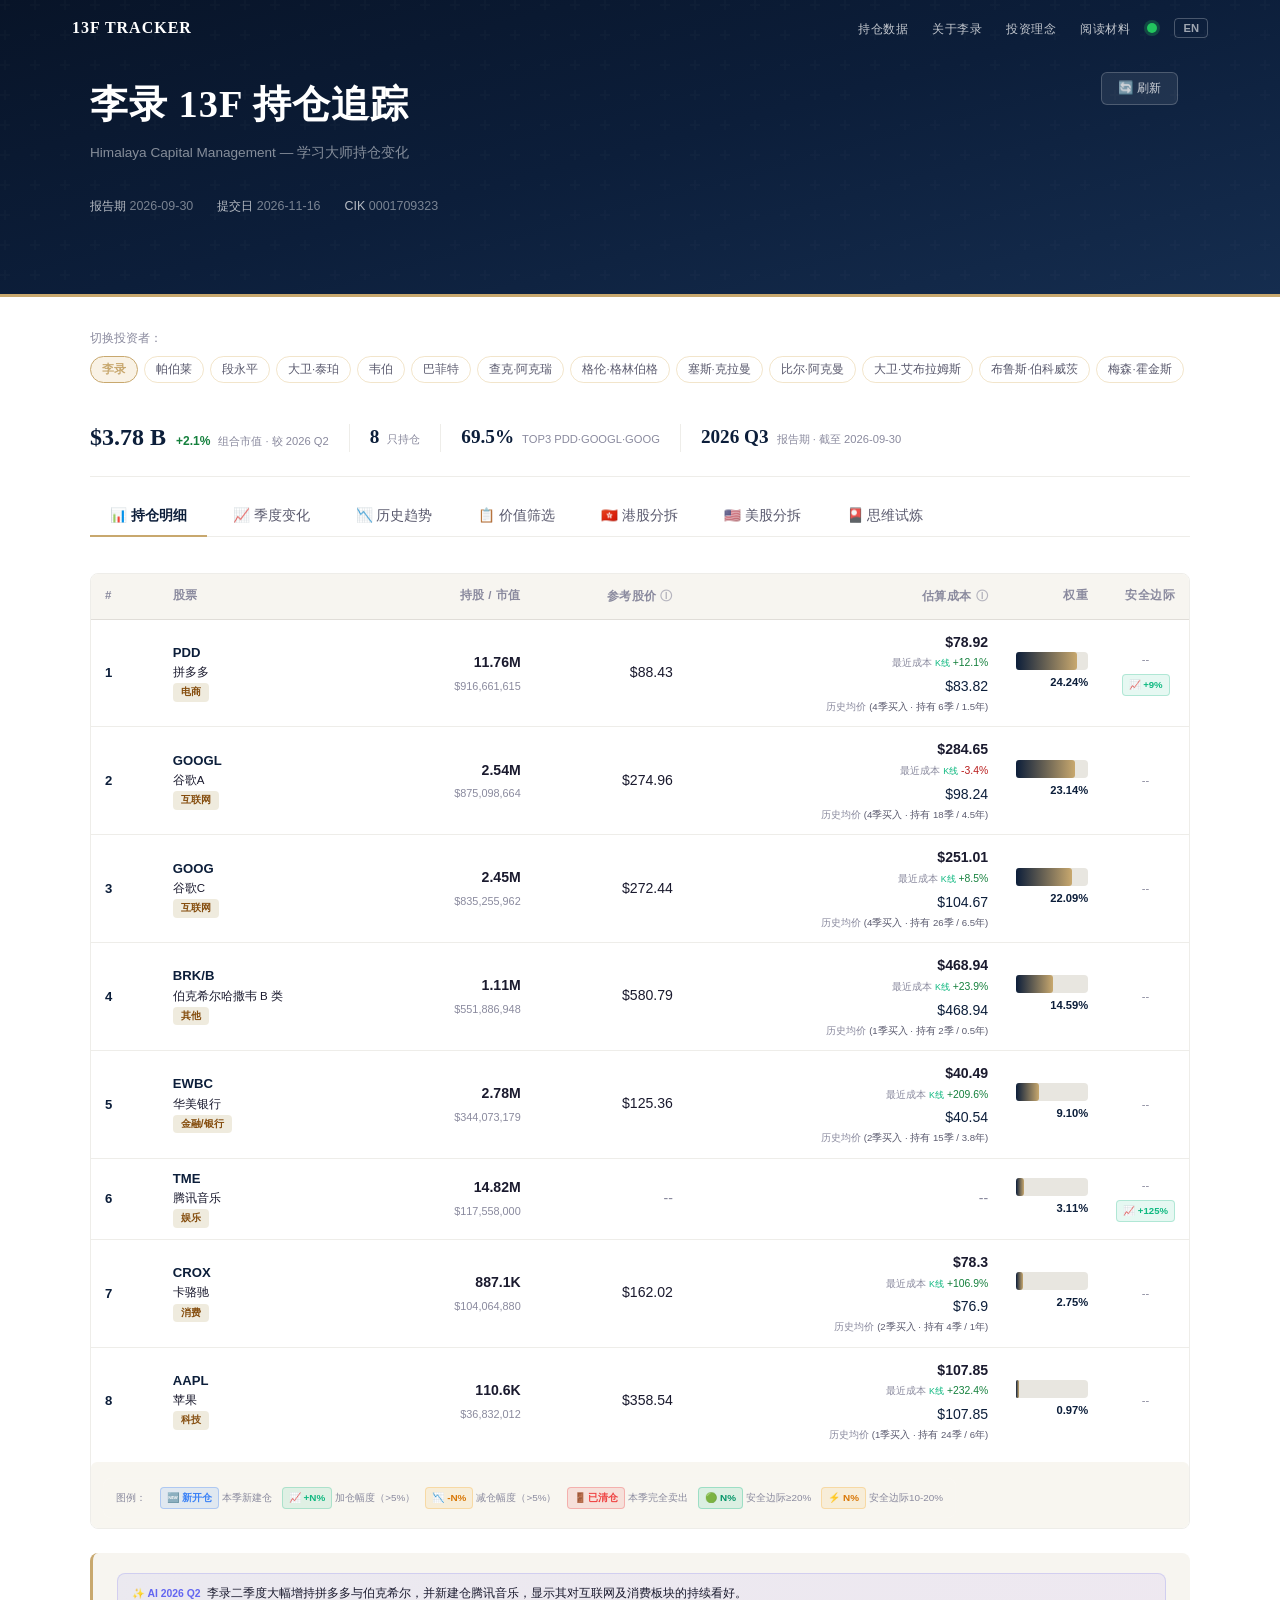
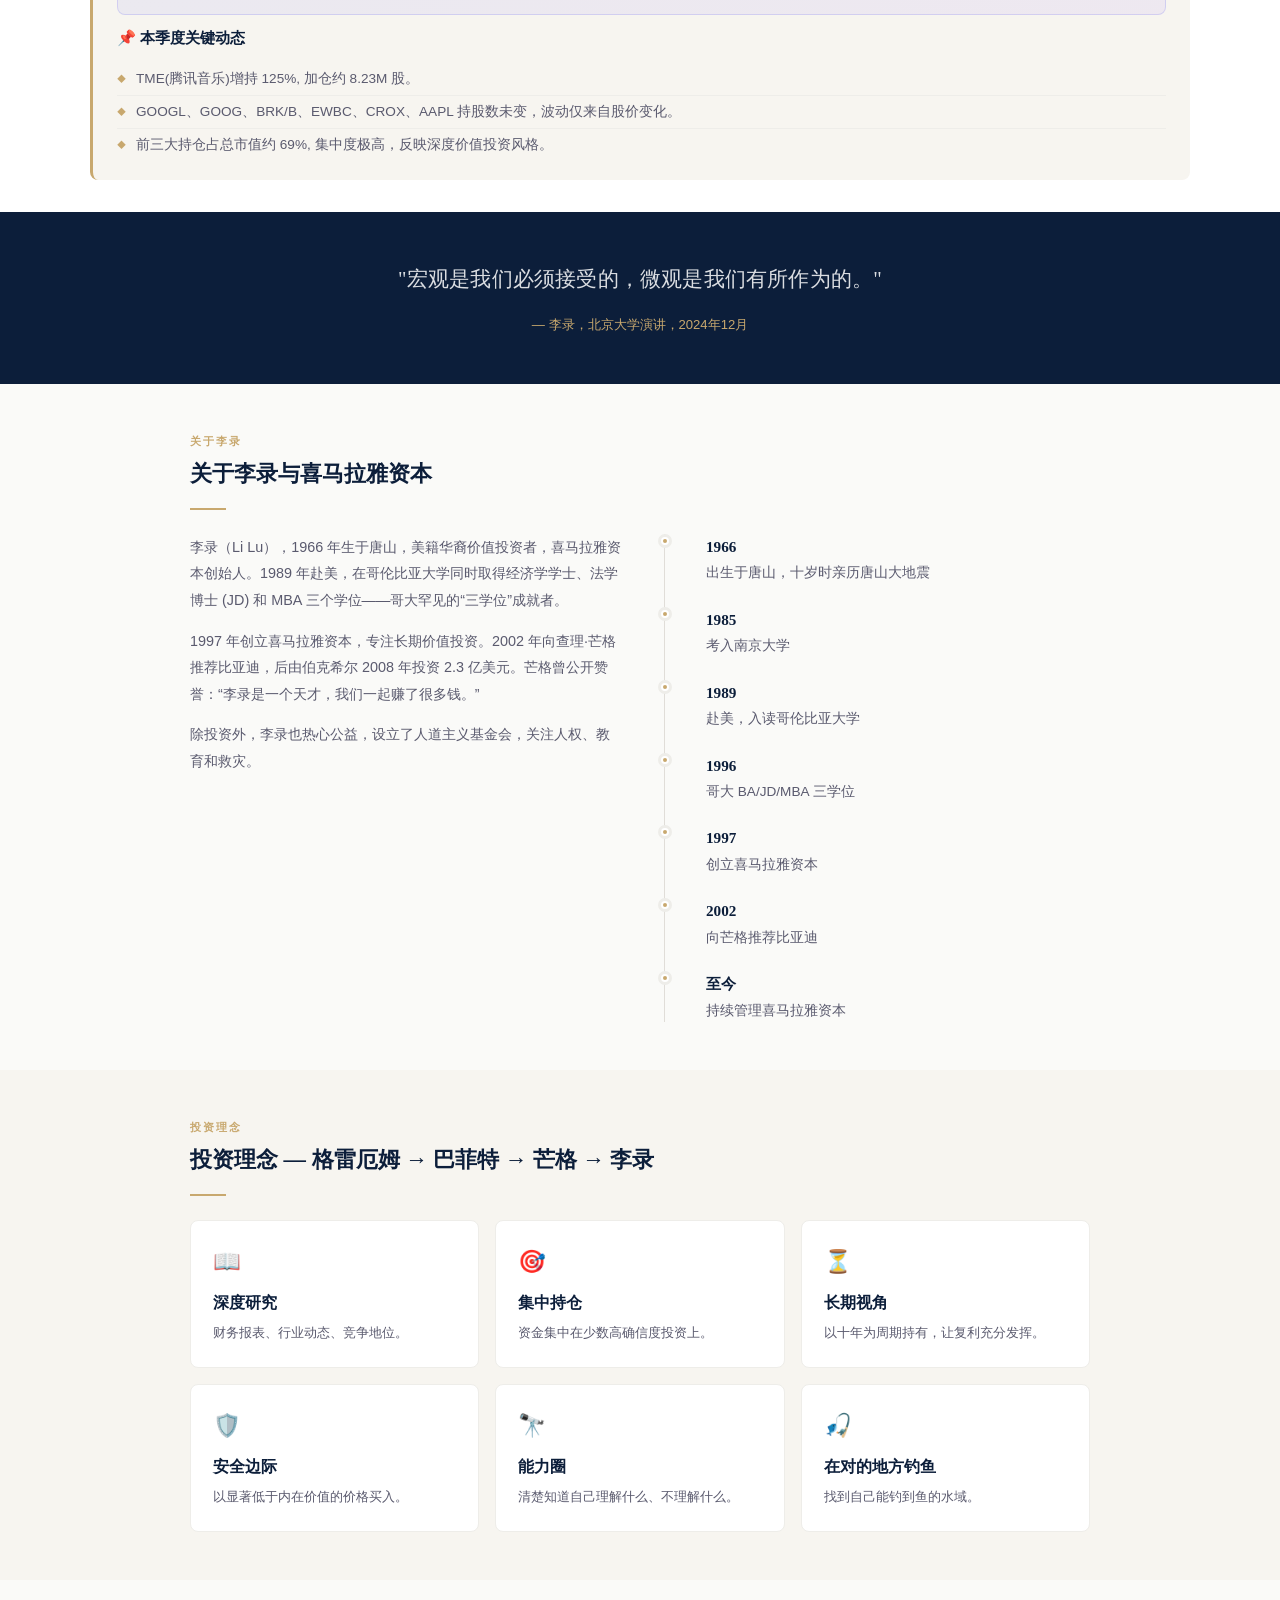
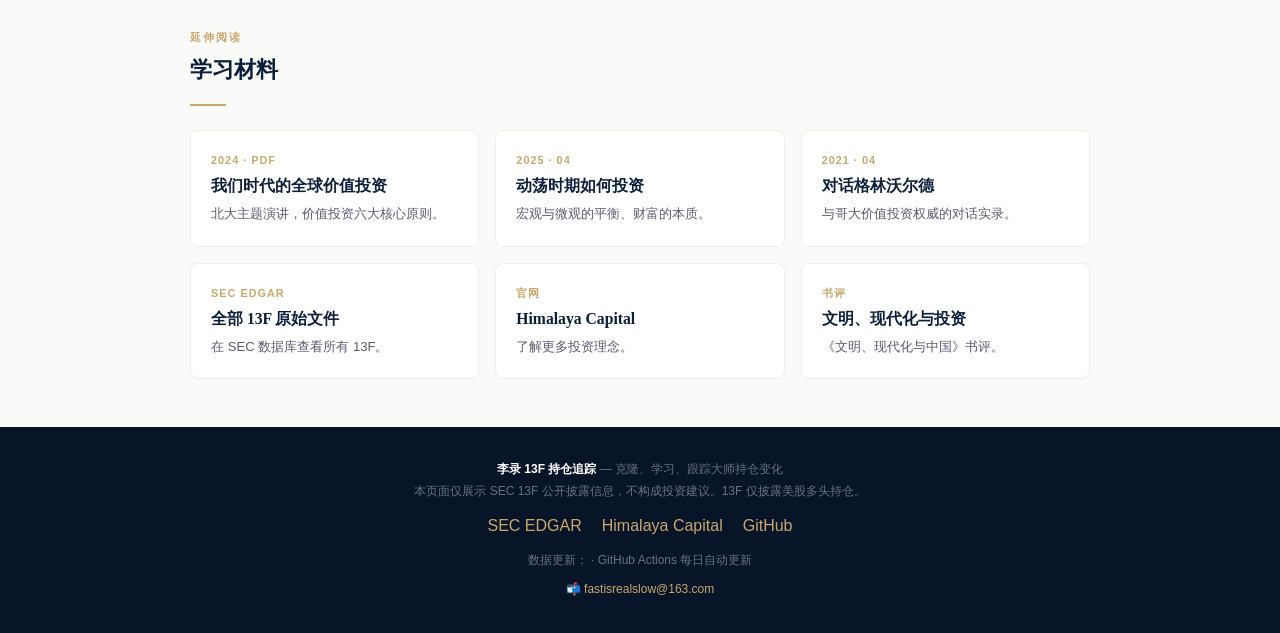
<file: index.html>
<!DOCTYPE html>
<html lang="zh-CN">
<head>
<meta charset="UTF-8">
<meta name="viewport" content="width=device-width, initial-scale=1.0">
<link rel="icon" href="data:image/svg+xml,<svg xmlns='http://www.w3.org/2000/svg' viewBox='0 0 32 32'><rect width='32' height='32' rx='6' fill='%231e3a5f'/><text x='16' y='23' text-anchor='middle' font-family='serif' font-weight='700' font-size='20' fill='%23d4a853'>H</text></svg>">
<title>13位价值投资大师 13F 持仓追踪 · 巴菲特·李录·段永平·克拉曼·阿克曼等</title>
<meta name="description" content="自动追踪巴菲特、李录、段永平、帕伯莱、克拉曼、阿克曼等 13 位知名价值投资者的 13F 持仓变化，自动计算共同重仓、新建仓位与估算成本价，提供价值筛选清单。每日自动更新，中英双语。">
<meta property="og:title" content="13位价值投资大师 13F 持仓追踪">
<meta property="og:description" content="巴菲特、李录、段永平、克拉曼、阿克曼等大师持仓一站追踪，自动价值筛选 + 每日自动更新。">
<meta property="og:type" content="website">
<meta name="twitter:card" content="summary">
<meta name="twitter:title" content="13位价值投资大师 13F 持仓追踪">
<meta name="twitter:description" content="巴菲特、李录、段永平等大师持仓一站追踪，自动价值筛选。">
<!-- Google Fonts removed: preconnect to fonts.googleapis.com causes ERR_CONNECTION_CLOSED in China -->
<!-- Cloudflare Web Analytics --><script type='module' src='https://static.cloudflareinsights.com/beacon.min.js' data-cf-beacon='{"token": "e72ca99da88b40449da0825595cf6c7e"}'></script><!-- End Cloudflare Web Analytics -->
<style>
*,*::before,*::after{margin:0;padding:0;box-sizing:border-box}
:root{
  --navy:#0c1e3a;--navy-light:#152d4f;--navy-dark:#081428;
  --gold:#c8a86e;--gold-light:#d4b97f;
  --cream:#f7f5f0;--white:#ffffff;--bg:#fafaf8;
  --text:#1a1a2e;--text-light:#5a5a6e;--text-lighter:#8a8a9e;
  --border:#e0ddd8;--border-light:#eeede9;
  --up:#15803d;--down:#b91c1c;--new:#1d4ed8;
  --serif:'Playfair Display','Noto Serif SC',Georgia,serif;
  --sans:'Inter',-apple-system,BlinkMacSystemFont,'Segoe UI','PingFang SC',sans-serif;
}
html{scroll-behavior:smooth;font-size:16px}
body{font-family:var(--sans);color:var(--text);background:var(--bg);line-height:1.7;-webkit-font-smoothing:antialiased}

/* ========== NAV ========== */
.nav{position:fixed;top:0;left:0;right:0;z-index:1000;transition:all .4s;background:transparent}
.nav.scrolled{background:rgba(12,30,58,.97);backdrop-filter:blur(12px);box-shadow:0 1px 20px rgba(0,0,0,.15)}
.nav-inner{max-width:1200px;margin:0 auto;padding:0 32px;display:flex;align-items:center;height:56px}
.nav-brand{font-family:var(--serif);font-size:1rem;color:#fff;font-weight:600;letter-spacing:1px;text-decoration:none}
.nav-brand span{color:var(--gold)}
.nav-links{display:flex;gap:24px;margin-left:auto;list-style:none}
.nav-links a{color:rgba(255,255,255,.75);text-decoration:none;font-size:.78rem;font-weight:500;letter-spacing:.5px;text-transform:uppercase;transition:color .2s}
.nav-links a:hover{color:var(--gold)}
.lang-btn{background:none;border:1px solid rgba(255,255,255,.25);color:rgba(255,255,255,.6);padding:3px 8px;border-radius:4px;cursor:pointer;font-size:.7rem;font-weight:600;margin-left:12px;transition:all .2s}
.lang-btn:hover{color:var(--gold);border-color:var(--gold)}
/* ========== STATUS DOT ========== */
.status-dot{background:none;border:none;cursor:pointer;padding:0;margin-left:12px;display:flex;align-items:center;justify-content:center;width:20px;height:20px;flex-shrink:0;}
.status-dot span{display:block;width:10px;height:10px;border-radius:50%;background:#6b7280;box-shadow:0 0 0 2px rgba(107,114,128,.25);transition:background .3s,box-shadow .3s;}
.status-dot.ok span{background:#22c55e;box-shadow:0 0 0 3px rgba(34,197,94,.25);}
.status-dot.fail span{background:#ef4444;box-shadow:0 0 0 3px rgba(239,68,68,.3);animation:pulse-red 1.5s infinite;}
@keyframes pulse-red{0%,100%{box-shadow:0 0 0 3px rgba(239,68,68,.3)}50%{box-shadow:0 0 0 5px rgba(239,68,68,.1)}}
/* ========== STATUS DRAWER ========== */
.status-overlay{display:none;position:fixed;inset:0;background:rgba(0,0,0,.45);z-index:1900;}
.status-overlay.open{display:block;}
.status-drawer{position:fixed;left:0;right:0;bottom:0;z-index:2000;background:#fff;border-radius:16px 16px 0 0;max-height:80vh;display:flex;flex-direction:column;transform:translateY(100%);transition:transform .3s cubic-bezier(.32,0,.67,0);}
.status-drawer.open{transform:translateY(0);}
@media(min-width:640px){.status-drawer{left:auto;right:24px;bottom:auto;top:64px;width:480px;border-radius:12px;max-height:70vh;transform:translateY(-8px) scale(.97);opacity:0;transition:transform .2s,opacity .2s;} .status-drawer.open{transform:translateY(0) scale(1);opacity:1;}}
.status-drawer-header{display:flex;align-items:center;justify-content:space-between;padding:16px 20px 12px;border-bottom:1px solid var(--border-light);flex-shrink:0;}
.status-drawer-title{font-family:var(--serif);font-size:.95rem;font-weight:600;color:var(--navy);}
.status-drawer-close{background:none;border:none;cursor:pointer;color:var(--text-lighter);font-size:1.1rem;padding:4px 8px;border-radius:4px;line-height:1;}
.status-drawer-close:hover{background:var(--cream);}
.status-drawer-body{overflow-y:auto;padding:16px 20px 24px;flex:1;}
.nav-hamburger{display:none;flex-direction:column;gap:5px;cursor:pointer;margin-left:auto;padding:8px}
.nav-hamburger span{width:20px;height:1.5px;background:#fff}
@media(max-width:768px){
  .nav-links{display:none;position:fixed;top:56px;left:0;right:0;background:rgba(12,30,58,.98);flex-direction:column;padding:20px 32px;gap:16px}
  .nav-links.open{display:flex}
  .nav-hamburger{display:flex}
}

/* ========== HERO — 13F DATA FIRST ========== */
.hero{background:linear-gradient(165deg,var(--navy-dark) 0%,var(--navy) 50%,var(--navy-light) 100%);padding:72px 32px 48px;position:relative;overflow:hidden}
.hero::before{content:'';position:absolute;inset:0;background:url("data:image/svg+xml,%3Csvg width='60' height='60' viewBox='0 0 60 60' xmlns='http://www.w3.org/2000/svg'%3E%3Cg fill='none' fill-rule='evenodd'%3E%3Cg fill='%23ffffff' fill-opacity='0.015'%3E%3Cpath d='M36 34v-4h-2v4h-4v2h4v4h2v-4h4v-2h-4zm0-30V0h-2v4h-4v2h4v4h2V6h4V4h-4zM6 34v-4H4v4H0v2h4v4h2v-4h4v-2H6zM6 4V0H4v4H0v2h4v4h2V6h4V4H6z'/%3E%3C/g%3E%3C/g%3E%3C/svg%3E")}
.hero-inner{max-width:1100px;margin:0 auto;position:relative;z-index:1}
.hero-top{display:flex;align-items:flex-start;justify-content:space-between;flex-wrap:wrap;gap:16px;margin-bottom:32px}
.hero-title{font-family:var(--serif);font-size:clamp(1.6rem,3.5vw,2.4rem);color:#fff;font-weight:700;letter-spacing:1px}
.hero-title .sub{display:block;font-family:var(--sans);font-size:.85rem;color:rgba(255,255,255,.5);font-weight:400;letter-spacing:0;margin-top:4px}
.hero-title .accent{color:var(--gold)}
.hero-actions{display:flex;align-items:center;gap:12px;flex-shrink:0}
.btn-refresh{padding:7px 16px;border:1px solid rgba(255,255,255,.2);border-radius:6px;background:rgba(255,255,255,.08);color:rgba(255,255,255,.8);cursor:pointer;font-size:.78rem;font-weight:500;transition:all .2s;display:inline-flex;align-items:center;gap:6px}
.btn-refresh:hover{background:rgba(255,255,255,.15);border-color:var(--gold);color:var(--gold)}
.btn-refresh:disabled{opacity:.4;cursor:not-allowed}
.data-source-tag{font-size:.7rem;color:rgba(255,255,255,.35)}
.hero-meta{display:flex;gap:24px;flex-wrap:wrap;font-size:.78rem;color:rgba(255,255,255,.45);margin-bottom:28px}
.hero-meta strong{color:rgba(255,255,255,.7);font-weight:500}
/* ========== SUMMARY STAT LINE ========== */
.stat-line{display:flex;align-items:center;gap:0;flex-wrap:wrap;padding:12px 0;border-bottom:1px solid var(--border-light)}
.stat-item{display:flex;align-items:baseline;gap:6px;padding:6px 0}
.stat-num{font-family:var(--serif);font-size:1.2rem;font-weight:700;color:var(--navy)}
.stat-change{font-size:.75rem;font-weight:600;margin-left:4px}
.stat-change.up{color:var(--up)}
.stat-change.down{color:var(--down)}
.stat-desc{font-size:.7rem;color:var(--text-lighter);margin-left:2px}
.stat-sep{width:1px;height:28px;background:var(--border-light);margin:0 20px}

/* ========== DATA TABS ========== */
.data-wrap{background:var(--white);border-top:3px solid var(--gold);padding:32px}
.data-inner{max-width:1100px;margin:0 auto}
.tabs{display:flex;gap:6px;margin-bottom:24px;border-bottom:1px solid var(--border-light);padding-bottom:0}
.tab-btn{padding:10px 20px;border:none;background:transparent;cursor:pointer;font-size:.85rem;font-weight:500;color:var(--text-light);transition:all .2s;border-bottom:2px solid transparent;margin-bottom:-1px}
.tab-btn:hover{color:var(--navy)}
.tab-btn.active{color:var(--navy);font-weight:600;border-bottom-color:var(--gold)}
.d-none{display:none}
.table-wrap{overflow-x:auto;border:1px solid var(--border-light);border-radius:8px}
table{width:100%;border-collapse:collapse;font-size:.88rem}
thead th{background:var(--cream);padding:12px 14px;text-align:right;font-weight:600;font-size:.72rem;color:var(--text-lighter);text-transform:uppercase;letter-spacing:.5px;white-space:nowrap;border-bottom:1px solid var(--border)}
thead th:first-child,thead th:nth-child(2){text-align:left}
tbody td{padding:11px 14px;border-bottom:1px solid var(--border-light);text-align:right;white-space:nowrap}
tbody td:first-child,tbody td:nth-child(2){text-align:left}
tbody tr:hover{background:#faf8f4}
tbody tr:last-child td{border-bottom:none}
.ticker-cell{font-weight:700;color:var(--navy);font-size:.9rem}
.qoq-up{color:var(--up);font-weight:600}
.qoq-down{color:var(--down);font-weight:600}
.qoq-new{color:var(--new);font-weight:600}
.qoq-flat{color:var(--text-lighter)}
.bar-wrap{position:relative;width:100%;height:18px;background:#e8e6e0;border-radius:4px;overflow:visible;display:inline-block}
.bar-fill{height:100%;background:linear-gradient(90deg,var(--navy),var(--gold));border-radius:3px}
.sector-tag{display:inline-block;font-size:.7rem;padding:2px 8px;border-radius:4px;background:var(--cream);color:var(--text-light);font-weight:500}
.sector-badge{display:inline-block;font-size:.65rem;padding:2px 8px;border-radius:4px;background:rgba(232,227,209,0.7);color:#854d0e;font-weight:600;margin-top:3px;align-self:flex-start}
.chart-wrap{background:var(--cream);border:1px solid var(--border-light);border-radius:8px;padding:20px}
.chart-wrap canvas{width:100%!important;height:340px!important}
.count-badge{display:inline-block;font-size:.72rem;padding:2px 10px;border-radius:20px;background:var(--navy);color:var(--gold);font-weight:600;margin-left:6px;vertical-align:middle}
.insights-box{margin-top:24px;padding:20px 24px;background:var(--cream);border-radius:8px;border-left:3px solid var(--gold)}
.insights-box h3{font-family:var(--serif);font-size:.95rem;color:var(--navy);margin-bottom:12px;font-weight:600}
.insights-box ul{list-style:none}
.insights-box li{padding:5px 0;font-size:.85rem;color:var(--text-light);line-height:1.6;border-bottom:1px solid var(--border-light)}
.insights-box li:last-child{border-bottom:none}
.insights-box li::before{content:'◆';color:var(--gold);font-size:.55rem;margin-right:10px;vertical-align:middle}

/* ========== REFERENCE SECTIONS ========== */
.ref-section{padding:48px 32px}
.ref-alt{background:var(--cream)}
.ref-inner{max-width:900px;margin:0 auto}
.ref-label{font-size:.68rem;font-weight:600;text-transform:uppercase;letter-spacing:2px;color:var(--gold);margin-bottom:8px}
.ref-title{font-family:var(--serif);font-size:1.4rem;font-weight:700;color:var(--navy);margin-bottom:20px;line-height:1.3}
.ref-divider{width:36px;height:2px;background:var(--gold);margin-bottom:24px}

/* Reference grid for bio + philosophy */
.ref-grid{display:grid;grid-template-columns:1fr 1fr;gap:36px}
@media(max-width:768px){.ref-grid{grid-template-columns:1fr;gap:24px}}
.ref-text p{color:var(--text-light);margin-bottom:14px;font-size:.9rem;line-height:1.85}
.ref-text h4{font-family:var(--serif);font-size:1.05rem;color:var(--navy);margin:20px 0 8px;font-weight:600}

/* Timeline */
.timeline{position:relative;padding-left:28px}
.timeline::before{content:'';position:absolute;left:6px;top:0;bottom:0;width:1px;background:var(--border)}
.tl-item{position:relative;padding:0 0 22px 20px}
.tl-item:last-child{padding-bottom:0}
.tl-item::before{content:'';position:absolute;left:-25px;top:3px;width:8px;height:8px;border-radius:50%;background:var(--gold);border:2px solid var(--white);box-shadow:0 0 0 3px var(--border-light)}
.tl-year{font-family:var(--serif);font-size:.95rem;font-weight:700;color:var(--navy);margin-bottom:2px}
.tl-text{font-size:.85rem;color:var(--text-light);line-height:1.7}

/* Philosophy cards */
.phil-grid{display:grid;grid-template-columns:repeat(auto-fit,minmax(250px,1fr));gap:16px;margin-top:20px}
.phil-card{padding:22px;background:var(--white);border:1px solid var(--border-light);border-radius:8px;transition:all .3s}
.phil-card:hover{box-shadow:0 6px 20px rgba(0,0,0,.05);transform:translateY(-1px)}
.phil-card .icon{font-size:1.4rem;margin-bottom:8px}
.phil-card h4{font-family:var(--serif);font-size:1rem;color:var(--navy);margin-bottom:6px;font-weight:600}
.phil-card p{font-size:.84rem;color:var(--text-light);line-height:1.7}

/* Articles */
.articles-grid{display:grid;grid-template-columns:repeat(auto-fit,minmax(260px,1fr));gap:16px;margin-top:20px}
.article-card{padding:20px;background:var(--white);border:1px solid var(--border-light);border-radius:8px;text-decoration:none;color:inherit;transition:all .3s;display:block}
.article-card:hover{box-shadow:0 4px 16px rgba(0,0,0,.05);border-color:var(--gold)}
.article-card .year{font-size:.68rem;color:var(--gold);font-weight:600;letter-spacing:1px;text-transform:uppercase}
.article-card h4{font-family:var(--serif);font-size:.98rem;color:var(--navy);margin:6px 0;font-weight:600;line-height:1.4}
.article-card p{font-size:.82rem;color:var(--text-light);line-height:1.7}

/* Quote */
.quote-block{background:var(--navy);padding:48px 32px;text-align:center}
.quote-block blockquote{font-family:'Georgia','Times New Roman','Noto Serif SC',serif;font-size:clamp(1rem,2vw,1.3rem);color:rgba(255,255,255,.85);font-style:normal;line-height:1.8;margin-bottom:16px;max-width:600px;margin-left:auto;margin-right:auto;letter-spacing:.01em}
.quote-block .attr{color:var(--gold);font-size:.82rem;font-weight:500}

/* ========== FOOTER ========== */
.footer{background:var(--navy-dark);color:rgba(255,255,255,.4);padding:32px;text-align:center}
.footer-inner{max-width:900px;margin:0 auto}
.footer p{font-size:.75rem;line-height:1.8}
.footer a{color:var(--gold);text-decoration:none}
.footer a:hover{text-decoration:underline}
.footer .links{display:flex;justify-content:center;gap:20px;margin:10px 0;flex-wrap:wrap}

@media(max-width:640px){
  .hero{padding:48px 16px 28px}
  .ref-section{padding:32px 16px}
  .data-wrap{padding:12px 8px}
  /* Stat line: 2-col grid on mobile */
  .stat-line{display:grid!important;grid-template-columns:1fr 1fr!important;gap:10px;align-items:stretch;width:100%!important;box-sizing:border-box;}
  .stat-sep{display:none}
  .stat-item{width:100%;padding:10px 12px;background:rgba(255,255,255,0.5);border:1px solid var(--border-light);border-radius:8px;display:flex;flex-direction:column;gap:4px;align-items:center;text-align:center;}
  .stat-num{font-size:1.15rem!important}
  .stat-desc{font-size:.65rem}
  .stat-change{font-size:.7rem}
  /* Tabs: scrollable with dynamic fade edges */
  .tabs-wrap{position:relative;}
  .tabs-wrap::after{
    content:'';pointer-events:none;position:absolute;top:0;right:0;bottom:0;width:40px;
    background:linear-gradient(to right,transparent,var(--white,#ffffff));
    transition:opacity .2s;z-index:2;}
  .tabs-wrap::before{
    content:'';pointer-events:none;position:absolute;top:0;left:0;bottom:0;width:40px;
    background:linear-gradient(to left,transparent,var(--white,#ffffff));
    opacity:0;transition:opacity .2s;z-index:2;}
  .tabs-wrap.scrolled-start::before{opacity:1;}
  .tabs-wrap.scrolled-end::after{opacity:0;}
  .tabs{overflow-x:auto;white-space:nowrap;-webkit-overflow-scrolling:touch;scrollbar-width:none;padding-bottom:2px;}
  .tabs::-webkit-scrollbar{display:none}
  .tab-btn{font-size:.72rem;padding:8px 12px;white-space:nowrap}
  /* Tables: scroll with momentum */
  .table-wrap{overflow-x:auto;-webkit-overflow-scrolling:touch;
    border-radius:6px;
    /* scroll hint shadow on right */
    background:linear-gradient(to right,white 30%,rgba(255,255,255,0)),
               linear-gradient(to left,white 30%,rgba(255,255,255,0)) 100% 0,
               radial-gradient(farthest-side at 0%  50%,rgba(0,0,0,.12),transparent),
               radial-gradient(farthest-side at 100% 50%,rgba(0,0,0,.12),transparent) 100% 0;
    background-repeat:no-repeat;
    background-size:40px 100%,40px 100%,14px 100%,14px 100%;
    background-attachment:local,local,scroll,scroll}
  .table-wrap table{font-size:.68rem;min-width:560px}
  .ticker{font-size:.68rem}
  /* Hide weight column on mobile — shown inline under market value instead */
  .table-wrap table th:nth-child(6),
  .table-wrap table td:nth-child(6){display:none}
  .mobile-weight-inline{display:block!important}
  /* Hero */
  .hero-top{flex-direction:column;gap:8px}
  .hero-title{font-size:1.4rem}
  .hero-meta{font-size:.7rem;gap:12px;flex-wrap:wrap}
  /* Cost cell simpler */
  .cost-cell{font-size:.7rem}
  .price-cell{font-size:.72rem}
  /* Keep MOS column but narrower */
  .table-wrap td:last-child,.table-wrap th:last-child{min-width:70px}
  /* Info popover keep on screen */
  .info-popover{position:fixed!important;left:50%!important;right:auto!important;transform:translateX(-50%)!important;top:auto!important;bottom:80px!important;margin:0!important;white-space:normal;max-width:calc(100vw - 32px);width:280px;font-size:.75rem;z-index:9999}
  .info-popover::before{left:50%;right:auto;transform:translateX(-50%)}
  /* Nav */
  .nav-inner{padding:0 16px}
  .lang-btn{margin-left:8px}
  /* Footer */
  .footer{padding:36px 20px}
  .footer-inner p{font-size:.72rem}
  /* Philosophy grid */
  .phil-grid{grid-template-columns:1fr}
  /* Articles grid */
  .articles-grid{grid-template-columns:1fr}
  /* Investor selector bar on mobile */
  #investorSelectorBar{flex-direction:column;align-items:flex-start;gap:6px}
  #investorBtn{width:100%;font-size:.88rem;padding:9px 12px;border-radius:8px;
    border:1px solid rgba(212,168,83,.5);color:var(--gold);background:rgba(212,168,83,.05);
    appearance:auto;-webkit-appearance:auto;text-align:left}
  /* Homework table: compact */
  #homeworkContent .table-wrap table{min-width:480px;font-size:.66rem}
  #homeworkContent .table-wrap table th:nth-child(3),
  #homeworkContent .table-wrap table td:nth-child(3),
  #homeworkContent .table-wrap table th:nth-child(5),
  #homeworkContent .table-wrap table td:nth-child(5){display:none}
  #homeworkContent .table-wrap table{min-width:0!important;width:100%;table-layout:auto!important}
  .hw-inv-mobile{display:flex!important}
  /* Timeline 4-col: no forced min-width, fits in viewport */
  .tl-table-wrap table{min-width:0!important;width:100%!important;font-size:.7rem}
  .tl-table-wrap .stock-cell .sector-badge{display:none}
  .tl-table-wrap .name-line{font-size:.65rem}
  .tl-table-wrap td{padding:6px 4px!important;vertical-align:top;white-space:normal!important}
  .tl-table-wrap td:nth-child(2),.tl-table-wrap td:nth-child(3){white-space:nowrap!important;font-size:.67rem}
  .tl-table-wrap thead th{padding:8px 4px!important;font-size:.65rem}
}
.idx-cell{line-height:1.3;vertical-align:middle;text-align:center;min-width:42px}
.idx-num{display:block;font-weight:700;font-size:.82rem;color:var(--navy)}
.idx-cell .tag{font-size:.55rem;padding:1px 3px;margin-top:2px;display:inline-block}
.stock-cell{line-height:1.4;vertical-align:middle}
.ticker-line{display:block;font-weight:700;font-size:.82rem;color:var(--navy)}
.name-line{display:block;font-size:.72rem;color:var(--text-secondary);margin-top:2px}
.info-badge{cursor:pointer;font-size:.75rem;opacity:.6;transition:opacity .2s}
.info-badge:hover{opacity:1}
.info-popover{display:none;position:absolute;top:100%;left:50%;transform:translateX(-50%);margin-top:6px;background:var(--navy);color:#f7f5f0;padding:12px 16px;border-radius:8px;font-size:.75rem;line-height:1.6;white-space:nowrap;z-index:100;box-shadow:0 4px 16px rgba(0,0,0,.2);font-weight:400}
.info-popover::before{content:'';position:absolute;top:-6px;left:50%;transform:translateX(-50%);border-left:6px solid transparent;border-right:6px solid transparent;border-bottom:6px solid var(--navy)}
.info-popover.show{display:block}
th .info-wrap{position:relative;display:inline-flex}
.price-note{font-size:.72rem;flex-wrap:wrap;line-height:1.8;color:var(--text-lighter);margin-top:8px;padding:6px 12px;background:#f8f6f0;border-radius:6px;display:flex;align-items:center;gap:6px}
.price-note code{background:#e8e0d0;padding:1px 6px;border-radius:3px;font-size:.68rem}
/* Spinoff Tab - mobile */
@media(max-width:640px){
  .so-kpi-grid { grid-template-columns: repeat(3,1fr) !important; }

  /* 表头：只保留“公司/进度”两列，其余列在主行中以彽性展示，不在表头重复占位 */
  .so-thead {
    grid-template-columns: 1fr auto !important;
    padding: 8px 12px !important;
  }
  .so-th-type, .so-th-size, .so-th-latest, .so-th-date, .so-th-n { display: none !important; }
  .so-th-status { text-align: right !important; }

  /* 主行：左侧公司信息，右上角状态，类型/市值徽章同行并排+最新公告换行展示 */
  .so-row {
    grid-template-columns: 1fr auto auto !important;
    grid-template-areas: "company status arrow" "badges badges badges" "latest latest latest" !important;
    row-gap: 6px !important;
    padding: 10px 12px !important;
  }
  .so-col-company { grid-area: company !important; min-width: 0; }
  .so-col-company > div { max-width: none !important; }
  .so-col-status { grid-area: status !important; }
  .so-col-arrow { grid-area: arrow !important; }
  .so-col-type {
    grid-area: badges !important;
    display: inline-flex !important;
    padding: 0 !important;
  }
  .so-col-size {
    grid-area: badges !important;
    display: inline-flex !important;
    padding: 0 !important;
    justify-self: end;
  }
  .so-col-latest {
    grid-area: latest !important;
    padding: 0 !important;
  }
  .so-col-date { display: none !important; }

  /* 展开区时间线：日期列缩窄，PDF按钮换行 */
  .so-timeline-row {
    grid-template-columns: 12px 62px 1fr !important;
    grid-template-areas: "dot date title" ". price pdf" !important;
    row-gap: 4px !important;
  }
  .so-timeline-row > *:nth-child(1) { grid-area: dot !important; }
  .so-timeline-row > *:nth-child(2) { grid-area: date !important; font-size: .64rem !important; }
  .so-timeline-row > *:nth-child(3) { grid-area: title !important; }
  .so-timeline-row > *:nth-child(4) { grid-area: price !important; }
  .so-timeline-row > *:nth-child(5) { grid-area: pdf !important; justify-self: start !important; }
}
</style>
</head>
<body>

<!-- ========== NAV ========== -->
<nav class="nav" id="mainNav">
  <div class="nav-inner">
    <a href="#" class="nav-brand">13F TRACKER</a>
    <ul class="nav-links" id="navLinks">
      <li><a href="#holdings" data-i18n="navHoldings">持仓数据</a></li>
      <li><a href="#about" data-i18n="navAbout">关于李录</a></li>
      <li><a href="#philosophy" data-i18n="navPhilosophy">投资理念</a></li>
      <li><a href="#readings" data-i18n="navReadings">阅读材料</a></li>
    </ul>
    <button id="statusDot" class="status-dot" onclick="openStatusDrawer()" title="更新状态"><span id="statusDotInner"></span></button>
    <button id="langBtn" class="lang-btn" onclick="switchLang()">EN</button>
    <div class="nav-hamburger" id="hamburger" onclick="document.getElementById('navLinks').classList.toggle('open')">
      <span></span><span></span><span></span>
    </div>
  </div>
</nav>

<!-- ========== STATUS DRAWER ========== -->
<div id="statusOverlay" class="status-overlay" onclick="closeStatusDrawer()"></div>
<div id="statusDrawer" class="status-drawer">
  <div class="status-drawer-header">
    <span class="status-drawer-title">🔍 自动更新状态</span>
    <button class="status-drawer-close" onclick="closeStatusDrawer()">✕</button>
  </div>
  <div id="statusDrawerBody" class="status-drawer-body">加载中...</div>
</div>

<!-- ========== HERO + 13F DATA ========== -->
<section class="hero" id="holdings">
  <div class="hero-inner">
    <div class="hero-top">
      <div>
        <div class="hero-title">
          <span data-i18n="heroTitle">李录 13F 持仓追踪</span><span class="accent"></span>
          <span class="sub">Himalaya Capital Management — 学习大师持仓变化</span>
        </div>
      </div>
      <div class="hero-actions">
        <button class="btn-refresh" id="btnRefresh" onclick="refreshLive()" title="海外用户可从 SEC 拉取实时数据">🔄 刷新</button>
        <div class="data-source-tag" id="dataSource"></div>
      </div>
    </div>
    <div class="hero-meta" id="metaRow">
      <span><strong>报告期</strong> 加载中…</span><span><strong>提交日</strong> 加载中…</span><span><strong>CIK</strong> 0001709323</span>
    </div>
  </div>
</section>

<!-- ========== DATA SECTION ========== -->
<div class="data-wrap">
  <div class="data-inner">
    <div id="investorSelectorBar" style="margin-bottom:16px;display:flex;align-items:center;gap:8px;flex-wrap:wrap;">
      <span style="font-size:.72rem;color:var(--text-lighter);white-space:nowrap;" data-i18n="selLabel">切换投资者：</span>
      <div id="investorBtn" style="display:flex;flex-wrap:wrap;gap:6px;"></div>
    </div>
    <div id="summaryCards" class="stat-line" style="margin-bottom:20px;width:100%;"></div>
    <div class="tabs-wrap" id="tabsWrap">
    <div class="tabs" id="tabsScroll">
      <button class="tab-btn active" onclick="switchTab('current')"><span data-i18n="tabCurrent">📊 持仓明细</span></button>
      <button class="tab-btn" onclick="switchTab('changes')"><span data-i18n="tabChanges">📈 季度变化</span></button>
      <button class="tab-btn" onclick="switchTab('history')"><span data-i18n="tabHistory">📉 历史趋势</span></button>
      <button class="tab-btn" onclick="switchTab('homework')" style="position:relative;"><span data-i18n="tabHomework">📋 价值筛选</span></button>
      <button class="tab-btn" onclick="switchTab('spinoff')" style="position:relative;"><span data-i18n="tabSpinoff">🇭🇰 港股分拆</span></button>
      <button class="tab-btn" onclick="switchTab('spinoff_us')" style="position:relative;"><span data-i18n="tabSpinoffUS">🇺🇸 美股分拆</span></button>
      <button class="tab-btn" onclick="switchTab('game')" style="position:relative;"><span data-i18n="tabGame">🎴 思维试炼</span></button>
    </div>
    </div>
    <div id="tab-current">
      <div style="display:flex;justify-content:space-between;align-items:center;margin-bottom:12px">
      </div>
      <div class="scroll-hint-mobile" style="display:none;text-align:right;font-size:.65rem;color:var(--text-lighter);margin-bottom:4px;padding-right:4px;">← 左右滑动查看更多 →</div>
      <div class="table-wrap"><table><thead><tr>
        <th>#</th><th>股票</th><th>持股 / 市值</th><th data-i18n="thPrice">参考股价 <span class="info-wrap"><span class="info-badge" onclick="this.parentElement.querySelector('.info-popover').classList.toggle('show')">ⓘ</span><span class="info-popover">Finnhub 每日拉取，非实时行情，仅供参考</span></span></th><th>估算成本 <span class="info-wrap"><span class="info-badge" onclick="this.parentElement.querySelector('.info-popover').classList.toggle('show')">ⓘ</span><span class="info-popover">基于 13F 首次建仓季度的历史 K 线估算，取该季度 低价×70%+均价×30%，仅供参考，非实际成本</span></span></th><th>权重</th><th>安全边际</th>
      </tr></thead><tbody id="holdingsBody"></tbody></table>
      <div id="priceFoot" class="price-note">
        
      </div></div>
    </div>
    <div id="tab-changes" class="d-none">
      <div class="table-wrap"><table><thead><tr>
        <th>股票</th><th id="chPS">上季 持股</th><th id="chCS">本季 持股</th><th>股数变化</th><th id="chPV">上季 市值</th><th id="chCV">本季 市值</th><th>市值变化</th>
      </tr></thead><tbody id="changesBody"></tbody></table></div>
    </div>
    <div id="tab-homework" class="d-none">
      <div id="homeworkContent"></div>
    </div>
    <div id="tab-spinoff" class="d-none">
      <div id="spinoffContent"></div>
    </div>
    <div id="tab-spinoff_us" class="d-none">
      <div id="spinoffUSContent"></div>
    </div>
    <div id="tab-game" class="d-none">
      <div id="gameContent"></div>
    </div>
    <div id="tab-history" class="d-none">
      <!-- 桌面折线图 -->
      <div class="chart-wrap"><canvas id="historyChart"></canvas></div>
      <!-- 手机卡片视图（JS 控制显示/隐藏）-->
      <div id="historyMobileWrap" style="display:none;"></div>
      <!-- AI 趋势解读 -->
      <div id="historyInsight" style="margin-top:14px;padding:12px 16px;background:linear-gradient(135deg,rgba(99,102,241,0.06),rgba(139,92,246,0.06));border:1px solid rgba(99,102,241,0.18);border-radius:8px;font-size:.8rem;line-height:1.7;color:var(--text);display:none;"></div>
      <div style="margin-top:36px;">
        <h3 style="font-family:var(--serif);font-size:1.05rem;color:var(--navy);margin-bottom:12px;font-weight:600;"><span data-i18n="tlTitle">持仓时间轴</span></h3>
        <div id="timelineCanvas" class="chart-wrap" style="padding:16px;"></div>
      </div>
      <div style="margin-top:36px;">
        <h3 style="font-family:var(--serif);font-size:1.05rem;color:var(--navy);margin-bottom:8px;font-weight:600;">🇭🇰 <span data-i18n="hkTitle">港股持仓</span></h3>
        <p style="font-size:.82rem;color:var(--text-lighter);margin-bottom:16px;">13F 仅披露美股多头持仓。以下港股数据来源于公开报道、港交所权益披露等，不代表实时准确数据。</p>
        <div id="hkHoldingsTable"></div>
      </div>
    </div>
    <div class="insights-box"><h3><span data-i18n="insightTitle">📌 本季度关键动态</span></h3><ul id="insightsList"></ul></div>
  </div>
</div>

<!-- ========== QUOTE ========== -->
<div class="quote-block">
  <blockquote>"<span data-i18n="quote">宏观是我们必须接受的，微观是我们有所作为的。</span>"</blockquote>
  <div class="attr"><span data-i18n="quoteAttr">— 李录，北京大学演讲，2024年12月</span></div>
</div>

<!-- ========== ABOUT ========== -->
<section class="ref-section" id="about">
  <div class="ref-inner">
    <div class="ref-label" id="aboutLabel">About Li Lu</div>
    <div class="ref-title" id="aboutTitle"><span data-i18n="aboutTitle">关于李录与喜马拉雅资本</span></div>
    <div class="ref-divider"></div>
    <div class="ref-grid">
      <div>
        <div class="ref-text" id="aboutText">
          <p data-i18n="aboutP2">李录（Li Lu），1966 年生于唐山，美籍华裔价值投资者，喜马拉雅资本创始人。1989 年赴美，在哥伦比亚大学同时取得经济学学士、法学博士 (JD) 和 MBA 三个学位——哥大罕见的"三学位"成就者。</p>
          <p data-i18n="aboutP3">1997 年创立喜马拉雅资本，专注长期价值投资。2002 年向查理·芒格推荐比亚迪，后由伯克希尔 2008 年投资 2.3 亿美元。芒格曾公开赞誉："李录是一个天才，我们一起赚了很多钱。"</p>
          <p data-i18n="aboutP4">除投资外，李录也热心公益，设立了人道主义基金会，关注人权、教育和救灾。</p>
        </div>
      </div>
      <div>
        <div class="timeline">
          <div class="tl-item"><div class="tl-year">1966</div><div class="tl-text" data-i18n="tlBorn">出生于唐山，十岁时亲历唐山大地震</div></div>
          <div class="tl-item"><div class="tl-year">1985</div><div class="tl-text" data-i18n="tlUniv">考入南京大学，先修物理后转经济</div></div>
          <div class="tl-item"><div class="tl-year">1989</div><div class="tl-text" data-i18n="tlUS">赴美，入读哥伦比亚大学</div></div>
          <div class="tl-item"><div class="tl-year">1996</div><div class="tl-text" data-i18n="tlDegree">哥大获 BA / JD / MBA 三学位</div></div>
          <div class="tl-item"><div class="tl-year">1997</div><div class="tl-text" data-i18n="tlFound">创立喜马拉雅资本管理公司</div></div>
          <div class="tl-item"><div class="tl-year">2002</div><div class="tl-text" data-i18n="tlBYD">向芒格推荐比亚迪</div></div>
          <div class="tl-item"><div class="tl-year">至今</div><div class="tl-text" data-i18n="tlOngoing">持续管理喜马拉雅资本，坚守价值投资</div></div>
        </div>
      </div>
    </div>
  </div>
</section>

<!-- ========== PHILOSOPHY ========== -->
<section class="ref-section ref-alt" id="philosophy">
  <div class="ref-inner">
    <div class="ref-label" id="philLabel">Philosophy</div>
    <div class="ref-title" id="philTitle"><span data-i18n="philTitle">投资理念 — 格雷厄姆 → 巴菲特 → 芒格 → 李录</span></div>
    <div class="ref-divider"></div>
    <div class="phil-grid">
      <div class="phil-card">
        <div class="icon">📖</div>
        <h4 data-i18n="philDeep">深度研究</h4>
        <p data-i18n="philDBody">全面尽职调查——财务报表、行业动态、竞争地位，确保充分了解企业基本面。</p>
      </div>
      <div class="phil-card">
        <div class="icon">🎯</div>
        <h4 data-i18n="philFocus">集中持仓</h4>
        <p data-i18n="philFBody1">不追求广泛分散，资金集中在少数高确信度投资上。当前仅 <span id="philoCount">—</span> 只持仓。</p>
      </div>
      <div class="phil-card">
        <div class="icon">⏳</div>
        <h4 data-i18n="philLong">长期视角</h4>
        <p data-i18n="philLBody">以十年为周期持有，让复利充分发挥。不追逐短期波动，陪伴优秀企业成长。</p>
      </div>
      <div class="phil-card">
        <div class="icon">🛡️</div>
        <h4 data-i18n="philMargin">安全边际</h4>
        <p data-i18n="philMBody">以显著低于内在价值的价格买入，为不可预见的风险提供缓冲。</p>
      </div>
      <div class="phil-card">
        <div class="icon">🔭</div>
        <h4 data-i18n="philCircle">能力圈</h4>
        <p data-i18n="philCBody">清楚知道自己理解什么、不理解什么。只在真正有优势的领域投资。</p>
      </div>
      <div class="phil-card">
        <div class="icon">🎣</div>
        <h4 data-i18n="philFish">在对的地方钓鱼</h4>
        <p data-i18n="philFishBody">芒格钓鱼的故事——投资者不需要理解所有公司，关键是找到自己能"钓到鱼"的水域。</p>
      </div>
    </div>
  </div>
</section>

<!-- ========== READINGS ========== -->
<section class="ref-section" id="readings">
  <div class="ref-inner">
    <div class="ref-label" id="readLabel">Readings</div>
    <div class="ref-title" id="readTitle"><span data-i18n="readTitle">学习材料</span></div>
    <div class="ref-divider"></div>
    <div class="articles-grid">
      <a class="article-card" href="https://cdn.prod.website-files.com/5ef3c7300432b40ed865991a/67a4f75703627bd3a927077e_Global%20Value%20Investing%20in%20Our%20Era%20(2024-12-07).pdf" target="_blank">
        <div class="year">2024 · 12 · PDF</div>
        <h4>我们时代的全球价值投资</h4>
        <p>北大主题演讲，系统阐述价值投资六大核心原则。</p>
      </a>
      <a class="article-card" href="https://acquirersmultiple.com/2025/04/li-lu-how-to-invest-during-turbulent-times/" target="_blank">
        <div class="year">2025 · 04</div>
        <h4>动荡时期如何投资</h4>
        <p>宏观与微观的平衡、财富的本质与价值投资的永恒魅力。</p>
      </a>
      <a class="article-card" href="https://roiss.substack.com/p/transcript-of-li-lu-and-bruce-greenwald" target="_blank">
        <div class="year">2021 · 04</div>
        <h4>对话格林沃尔德：在中国的价值投资</h4>
        <p>与哥大价值投资权威 Bruce Greenwald 教授的对话实录。</p>
      </a>
      <a class="article-card" href="https://www.sec.gov/cgi-bin/browse-edgar?action=getcompany&CIK=0001709323&type=13F" target="_blank">
        <div class="year">SEC EDGAR</div>
        <h4>全部 13F 原始文件</h4>
        <p>在 SEC 数据库查看所有 13F 原始提交与完整持仓明细。</p>
      </a>
      <a class="article-card" href="https://www.himcap.com/" target="_blank">
        <div class="year">官方网站</div>
        <h4>Himalaya Capital 官网</h4>
        <p>了解更多关于公司与投资理念的原始信息。</p>
      </a>
      <a class="article-card" href="https://monkeyenroute.medium.com/book-review-civilization-modernization-value-investing-china-by-li-lu-22398102583c" target="_blank">
        <div class="year">书评</div>
        <h4>文明、现代化与投资</h4>
        <p>《文明、现代化与中国》书评，解读中国现代化进程中的投资机遇。</p>
      </a>
    </div>
  </div>
</section>

<!-- ========== FOOTER ========== -->
<footer class="footer">
  <div class="footer-inner">
    <p><strong style="color:#fff">李录 13F 持仓追踪</strong> <span data-i18n="footerTagline">— 克隆、学习、跟踪大师持仓变化</span></p>
    <p><span data-i18n="ftDisclaimer">本页面仅展示 SEC 13F 公开披露信息，不构成投资建议。13F 仅披露美股多头持仓。</span></p>
    <div class="links">
      <a href="https://www.sec.gov/cgi-bin/browse-edgar?action=getcompany&CIK=0001709323" target="_blank">SEC EDGAR</a>
      <a href="https://www.himcap.com/" target="_blank">Himalaya Capital</a>
      <a href="https://github.com/wrnpydtzjf-cmd/13f" target="_blank">GitHub</a>
    </div>
    <p><span data-i18n="footerUpdate">数据更新：</span><span id="updateTime" style="font-weight:600;color:var(--gold);"></span><span data-i18n="footerWeekly"> · GitHub Actions 每日自动更新</span></p>
    <p style="margin-top:8px;color:#64748b">📬 <a href="mailto:fastisrealslow@163.com">fastisrealslow@163.com</a></p>
  </div>
</footer>

<script src="app.js?v=53"></script>
<script>
const nav=document.getElementById('mainNav');
window.addEventListener('scroll',()=>nav.classList.toggle('scrolled',window.scrollY>60));
document.querySelectorAll('.nav-links a').forEach(a=>a.addEventListener('click',()=>document.getElementById('navLinks').classList.remove('open')));
// Tab 栏滞动渐隐效果
(function(){
  const wrap=document.getElementById('tabsWrap');
  const tabs=document.getElementById('tabsScroll');
  if(!wrap||!tabs)return;
  function update(){
    const atStart=tabs.scrollLeft<=4;
    const atEnd=tabs.scrollLeft>=tabs.scrollWidth-tabs.clientWidth-4;
    wrap.classList.toggle('scrolled-start',!atStart);
    wrap.classList.toggle('scrolled-end',atEnd);
  }
  tabs.addEventListener('scroll',update,{passive:true});
  window.addEventListener('resize',update);
  update();
})();
</script>
</body>
</html>
</file>
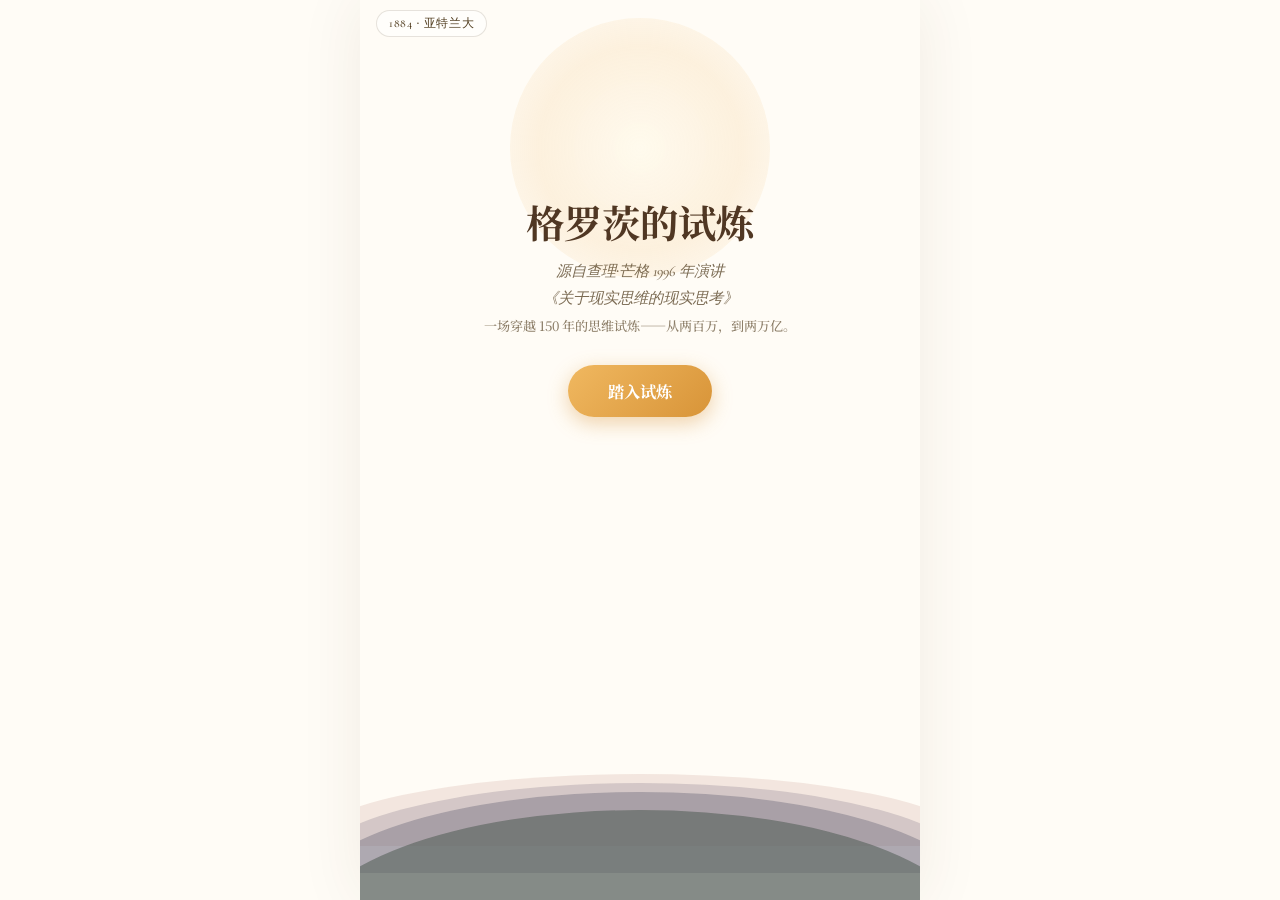
<file: game/v2/index.html>
<!doctype html>
<html lang="zh-CN">
<head>
<meta charset="UTF-8" />
<meta name="viewport" content="width=device-width, initial-scale=1.0, maximum-scale=1.0, user-scalable=no, viewport-fit=cover" />
<title>格罗茨的试炼：2万亿的答案</title>
<link rel="stylesheet" href="./fonts/fonts.css">
<link rel="stylesheet" href="./style.css">
</head>
<body>
  <div id="app"></div>
  <script src="./game.js"></script>
</body>
</html>
</file>
<file: game/v2/fonts/fonts.css>
/* ============================================
   自托管字体子集（已剔除 Google Fonts CDN 依赖）
   仅包含游戏实际用到的汉字 + 拉丁字符，体积经过精简
   ============================================ */

@font-face {
  font-family: 'Noto Serif SC';
  font-style: normal;
  font-weight: 400;
  font-display: swap;
  src: url('./noto-serif-sc-400.woff2') format('woff2');
}

@font-face {
  font-family: 'Noto Serif SC';
  font-style: normal;
  font-weight: 500;
  font-display: swap;
  src: url('./noto-serif-sc-500.woff2') format('woff2');
}

@font-face {
  font-family: 'Noto Serif SC';
  font-style: normal;
  font-weight: 600;
  font-display: swap;
  src: url('./noto-serif-sc-600.woff2') format('woff2');
}

@font-face {
  font-family: 'Noto Serif SC';
  font-style: normal;
  font-weight: 700;
  font-display: swap;
  src: url('./noto-serif-sc-700.woff2') format('woff2');
}

@font-face {
  font-family: 'Cormorant Garamond';
  font-style: normal;
  font-weight: 500;
  font-display: swap;
  src: url('./cormorant-garamond-500.woff2') format('woff2');
}

@font-face {
  font-family: 'Cormorant Garamond';
  font-style: normal;
  font-weight: 600;
  font-display: swap;
  src: url('./cormorant-garamond-600.woff2') format('woff2');
}

@font-face {
  font-family: 'Cormorant Garamond';
  font-style: italic;
  font-weight: 500;
  font-display: swap;
  src: url('./cormorant-garamond-500-italic.woff2') format('woff2');
}
</file>
<file: game/v2/style.css>
/* ============================================
   格罗茨的试炼 v2 — 移动端优先重构
   配色沿用原版：暖金 #f0b860/#d89438，绿 #5a9b6c/#7cae8e，
   橘 #e38b6e，蓝 #6fa8cc，米白背景 #fffcf6，深棕文字 #503c1e
   ============================================ */

:root{
  --gold:#f0b860;
  --gold-dark:#d89438;
  --green:#5a9b6c;
  --green-light:#7cae8e;
  --terracotta:#e38b6e;
  --blue:#6fa8cc;
  --cream:#fffcf6;
  --cream2:#fdfbf6;
  --ink:#503c1e;
  --ink2:#503723;
  --border:rgba(80,60,30,0.14);
  --shadow:0 8px 28px rgba(80,55,20,0.14);
  --serif-sc:'Noto Serif SC', serif;
  --serif-en:'Cormorant Garamond', serif;
  --safe-top: env(safe-area-inset-top, 0px);
  --safe-bottom: env(safe-area-inset-bottom, 0px);
}

*,*::before,*::after{margin:0;padding:0;box-sizing:border-box;-webkit-tap-highlight-color:transparent;}
html,body{
  overscroll-behavior:contain;
}
body{
  font-family:var(--serif-sc);
  color:var(--ink);
  background:var(--cream);
  -webkit-font-smoothing:antialiased;
  touch-action:pan-y;
  min-height:100vh;
  min-height:100dvh;
}
#app{
  position:relative;
  min-height:100vh;
  min-height:100dvh;
  display:flex;
  flex-direction:column;
  overflow-x:hidden;
  overflow-y:visible;
  max-width:560px;
  margin:0 auto;
  background:var(--cream);
  box-shadow:0 0 60px rgba(80,55,20,0.08);
}

button{font-family:inherit;border:none;background:none;cursor:pointer;-webkit-appearance:none;}
img{max-width:100%;display:block;}

/* ---------- 背景山景（CSS 渲染，无图片依赖） ---------- */
.scene-bg{
  position:fixed;
  top:0; left:50%;
  transform:translateX(-50%);
  width:100%;
  max-width:560px;
  height:100vh;
  height:100dvh;
  overflow:hidden;
  z-index:0;
  pointer-events:none;
}
.scene-bg .sun{
  position:absolute;
  top:2%;
  left:50%;
  transform:translateX(-50%);
  width:52vmin;
  height:52vmin;
  max-width:260px;
  max-height:260px;
  border-radius:50%;
  background:radial-gradient(circle, rgba(255,246,216,0.28) 0%, rgba(240,184,96,0.16) 55%, rgba(240,184,96,0) 100%);
}
.scene-bg .hill{
  position:absolute;
  left:-10%;
  width:120%;
  border-radius:50% 50% 0 0 / 100% 100% 0 0;
}
.scene-bg .hill1{ bottom:-4%; height:14%; background:#3a4a3f; opacity:.45; }
.scene-bg .hill2{ bottom:0%; height:12%; background:#5b5a6e; opacity:.36; }
.scene-bg .hill3{ bottom:3%; height:10%; background:#8b7d8f; opacity:.3; }
.scene-bg .hill4{ bottom:6%; height:8%; background:#c79a8e; opacity:.22; }

/* ---------- 顶部栏 ---------- */
.topbar{
  position:relative;
  z-index:5;
  display:flex;
  align-items:center;
  justify-content:space-between;
  padding:calc(10px + var(--safe-top)) 16px 10px;
  flex-shrink:0;
}
.topbar .badge{
  font-family:var(--serif-en);
  font-size:.72rem;
  letter-spacing:.06em;
  color:var(--ink);
  background:rgba(255,255,255,0.55);
  border:1px solid var(--border);
  border-radius:20px;
  padding:5px 12px;
}
/* ---------- 舞台（内容区，随整页滚动，不自建滚动上下文） ---------- */
.stage{
  position:relative;
  z-index:2;
  flex:1;
  display:flex;
  flex-direction:column;
  overflow-x:hidden;
  padding:0 16px calc(28px + var(--safe-bottom));
}

/* ---------- 章节标题条 ---------- */
.chapter-tag{
  display:inline-flex;
  align-items:center;
  gap:6px;
  font-size:.7rem;
  letter-spacing:.1em;
  color:var(--gold-dark);
  background:rgba(240,184,96,0.16);
  border:1px solid rgba(216,148,56,0.3);
  border-radius:20px;
  padding:4px 12px;
  margin:10px 0 12px;
  align-self:flex-start;
}

/* ---------- 开场屏 ---------- */
.intro-screen{
  flex:1;
  display:flex;
  flex-direction:column;
  align-items:center;
  justify-content:center;
  text-align:center;
  padding:20px 8px 40px;
  min-height:60vh;
}
.intro-title{
  font-size:clamp(1.6rem, 7vw, 2.4rem);
  font-weight:700;
  color:var(--ink2);
  margin-bottom:14px;
  line-height:1.3;
}
.intro-sub{
  font-family:var(--serif-en);
  font-style:italic;
  font-size:.95rem;
  color:var(--ink);
  opacity:.75;
  margin-bottom:6px;
}
.intro-sub2{
  font-size:.82rem;
  color:var(--ink);
  opacity:.65;
  max-width:320px;
  line-height:1.7;
  margin-bottom:28px;
}
.intro-cta{
  font-family:var(--serif-sc);
  font-weight:700;
  font-size:1.02rem;
  color:#fff;
  background:linear-gradient(135deg, var(--gold), var(--gold-dark));
  border-radius:30px;
  padding:14px 40px;
  box-shadow:0 6px 20px rgba(216,148,56,0.4);
  transition:transform .15s ease, box-shadow .15s ease;
}
.intro-cta:active{ transform:scale(0.96); box-shadow:0 3px 10px rgba(216,148,56,0.4); }

/* ---------- 卡片通用样式 ---------- */
.card{
  background:var(--cream2);
  border:1px solid var(--border);
  border-radius:16px;
  padding:18px 18px 20px;
  box-shadow:var(--shadow);
  margin-bottom:14px;
  width:100%;
  animation:cardIn .38s ease both;
}
@keyframes cardIn{
  from{ opacity:0; transform:translateY(14px); }
  to{ opacity:1; transform:translateY(0); }
}
.card-title{
  font-size:1.02rem;
  font-weight:700;
  color:var(--ink2);
  margin-bottom:10px;
  line-height:1.5;
}
.card-quote{
  font-family:var(--serif-en);
  font-style:italic;
  font-size:.92rem;
  color:var(--ink);
  opacity:.8;
  line-height:1.65;
  border-left:3px solid var(--gold);
  padding-left:12px;
  margin-bottom:12px;
}
.card-body{
  font-size:.88rem;
  line-height:1.85;
  color:var(--ink);
  word-break:break-word;
}
.card-body + .card-body{ margin-top:10px; }
.card-narrator{
  font-size:.78rem;
  color:var(--ink);
  opacity:.6;
  margin-bottom:8px;
}

/* ---------- 思维透镜列表（序言铺垫） ---------- */
.lens-list{
  display:flex;
  flex-direction:column;
  gap:10px;
  margin:14px 0 4px;
}
.lens-item{
  display:flex;
  align-items:flex-start;
  gap:10px;
  padding:10px 12px;
  background:rgba(255,255,255,0.55);
  border:1px solid var(--border);
  border-radius:12px;
}
.lens-icon{
  font-size:1.05rem;
  line-height:1.5;
  flex-shrink:0;
  width:22px;
  text-align:center;
}
.lens-text{
  flex:1;
  min-width:0;
}
.lens-name{
  font-size:.86rem;
  font-weight:700;
  color:var(--ink2);
  margin-bottom:2px;
}
.lens-desc{
  font-size:.78rem;
  color:var(--ink);
  opacity:.72;
  line-height:1.55;
}

/* ---------- 选项按钮组 ---------- */
.choice-list{
  display:flex;
  flex-direction:column;
  gap:10px;
  margin-top:14px;
}
.choice-btn{
  text-align:left;
  background:#fff;
  border:1.5px solid var(--border);
  border-radius:12px;
  padding:13px 16px;
  font-size:.9rem;
  color:var(--ink2);
  line-height:1.5;
  transition:border-color .15s, background .15s, transform .1s;
  width:100%;
}
.choice-btn:active{ transform:scale(0.985); background:#faf6ec; }
.choice-btn.selected{
  border-color:var(--gold-dark);
  background:rgba(240,184,96,0.14);
  font-weight:600;
}
.choice-btn.correct{
  border-color:var(--green);
  background:rgba(90,155,108,0.14);
}
.choice-btn.wrong{
  border-color:var(--terracotta);
  background:rgba(227,139,110,0.1);
  opacity:.7;
}
.choice-btn[disabled]{ pointer-events:none; }

/* ---------- 拖拽/点选卡片网格（试炼一/五） ---------- */
.tile-grid{
  display:grid;
  grid-template-columns:repeat(2, 1fr);
  gap:10px;
  margin:14px 0;
}
.tile{
  background:#fff;
  border:1.5px solid var(--border);
  border-radius:12px;
  padding:14px 10px;
  text-align:center;
  font-size:.85rem;
  font-weight:600;
  color:var(--ink2);
  transition:border-color .15s, background .15s, transform .12s;
  min-height:56px;
  display:flex;
  align-items:center;
  justify-content:center;
  line-height:1.4;
}
.tile:active{ transform:scale(0.95); }
.tile.picked{
  border-color:var(--gold-dark);
  background:linear-gradient(135deg, rgba(240,184,96,0.22), rgba(216,148,56,0.14));
}
.tile.locked-correct{
  border-color:var(--green);
  background:rgba(90,155,108,0.16);
}

/* ---------- 危险牌翻转（试炼二） ---------- */
.danger-grid{
  display:grid;
  grid-template-columns:repeat(2, 1fr);
  gap:10px;
  margin:14px 0;
}
.danger-card{
  position:relative;
  height:110px;
  border-radius:12px;
  perspective:800px;
}
.danger-inner{
  position:relative;
  width:100%;height:100%;
  transition:transform .5s cubic-bezier(.4,.2,.2,1);
  transform-style:preserve-3d;
}
.danger-card.flipped .danger-inner{ transform:rotateY(180deg); }
.danger-face{
  position:absolute;inset:0;
  backface-visibility:hidden;
  border-radius:12px;
  display:flex;align-items:center;justify-content:center;
  padding:10px;
  text-align:center;
  font-size:.82rem;
  font-weight:600;
  line-height:1.4;
}
.danger-front{
  background:linear-gradient(135deg, var(--terracotta), #c96b4e);
  color:#fff;
  border:1.5px solid rgba(255,255,255,0.3);
}
.danger-back{
  background:rgba(90,155,108,0.16);
  border:1.5px solid var(--green);
  color:var(--ink2);
  transform:rotateY(180deg);
}

/* ---------- 滑块（试炼三：芒格算账题） ---------- */
.slider-group{ margin:16px 0 6px; }
.slider-row{ margin-bottom:18px; }
.slider-label{
  display:flex;
  justify-content:space-between;
  font-size:.82rem;
  color:var(--ink2);
  margin-bottom:6px;
}
.slider-label b{ color:var(--gold-dark); font-family:var(--serif-en); font-size:.95rem; }
input[type="range"]{
  width:100%;
  height:28px;
  -webkit-appearance:none;
  background:transparent;
  touch-action:pan-x;
}
input[type="range"]::-webkit-slider-runnable-track{
  height:6px;
  border-radius:4px;
  background:linear-gradient(90deg, var(--gold), var(--border));
}
input[type="range"]::-webkit-slider-thumb{
  -webkit-appearance:none;
  width:24px;height:24px;
  border-radius:50%;
  background:#fff;
  border:3px solid var(--gold-dark);
  margin-top:-9px;
  box-shadow:0 2px 6px rgba(0,0,0,0.2);
}
input[type="range"]::-moz-range-track{ height:6px;border-radius:4px;background:var(--border); }
input[type="range"]::-moz-range-thumb{
  width:24px;height:24px;border-radius:50%;background:#fff;border:3px solid var(--gold-dark);
}
.result-box{
  margin-top:10px;
  background:rgba(240,184,96,0.14);
  border:1px solid rgba(216,148,56,0.3);
  border-radius:10px;
  padding:12px 14px;
  font-size:.85rem;
  line-height:1.7;
  color:var(--ink2);
}
.result-box b{ font-family:var(--serif-en); color:var(--gold-dark); font-size:1rem; }

/* ---------- 印章收集条 ---------- */
.seal-strip{
  display:flex;
  gap:8px;
  justify-content:center;
  margin:14px 0 6px;
  flex-wrap:wrap;
}
.seal{
  width:40px;height:40px;
  border-radius:50%;
  display:flex;align-items:center;justify-content:center;
  font-size:1.1rem;
  border:2px dashed var(--border);
  background:rgba(255,255,255,0.5);
  color:var(--border);
  transition:all .3s ease;
}
.seal.earned{
  border-style:solid;
  border-color:var(--gold-dark);
  background:linear-gradient(135deg, var(--gold), var(--gold-dark));
  color:#fff;
  transform:scale(1.05);
}

/* ---------- 底部导航 ---------- */
.bottom-nav{
  position:relative;
  z-index:5;
  flex-shrink:0;
  padding:12px 16px calc(14px + var(--safe-bottom));
  display:flex;
  gap:10px;
  background:linear-gradient(to top, rgba(255,252,246,0.96), rgba(255,252,246,0));
}
.nav-btn{
  flex:1;
  text-align:center;
  font-weight:700;
  font-size:.92rem;
  padding:13px 0;
  border-radius:26px;
  transition:transform .15s, opacity .15s;
}
.nav-btn:active{ transform:scale(0.97); }
.nav-btn.primary{
  color:#fff;
  background:linear-gradient(135deg, var(--gold), var(--gold-dark));
  box-shadow:0 5px 16px rgba(216,148,56,0.38);
}
.nav-btn.primary[disabled]{
  opacity:.35;
  box-shadow:none;
}
.nav-btn.ghost{
  color:var(--ink2);
  background:rgba(255,255,255,0.6);
  border:1px solid var(--border);
  flex:0 0 auto;
  padding:13px 18px;
}

/* ---------- 进度条 ---------- */
.progress-track{
  height:4px;
  background:rgba(80,60,30,0.1);
  border-radius:4px;
  overflow:hidden;
  margin:0 16px;
  flex-shrink:0;
}
.progress-fill{
  height:100%;
  background:linear-gradient(90deg, var(--gold), var(--gold-dark));
  border-radius:4px;
  transition:width .4s ease;
}

/* ---------- 尾声/结局屏 ---------- */
.ending-stat{
  display:flex;
  justify-content:space-between;
  padding:10px 0;
  border-bottom:1px dashed var(--border);
  font-size:.85rem;
}
.ending-stat:last-child{ border-bottom:none; }
.ending-stat b{ color:var(--gold-dark); font-family:var(--serif-en); }
.score-hero{
  text-align:center;
  padding:8px 0 18px;
}
.score-hero .num{
  font-family:var(--serif-en);
  font-size:2.6rem;
  font-weight:600;
  color:var(--gold-dark);
  line-height:1;
}
.score-hero .lbl{
  font-size:.82rem;
  color:var(--ink);
  opacity:.7;
  margin-top:4px;
}

/* #app 已通过 max-width:560px + margin:0 auto 实现居中限宽，无需额外媒体查询 */

/* ---------- 淡入淡出场景切换 ---------- */
.scene-enter{ animation:sceneIn .32s ease both; }
@keyframes sceneIn{
  from{ opacity:0; transform:translateY(8px); }
  to{ opacity:1; transform:translateY(0); }
}

/* 禁止长按选中文字造成的意外行为，但输入类元素除外 */
.stage, .choice-btn, .tile, .nav-btn, .danger-card{
  -webkit-user-select:none;
  user-select:none;
}
</file>
